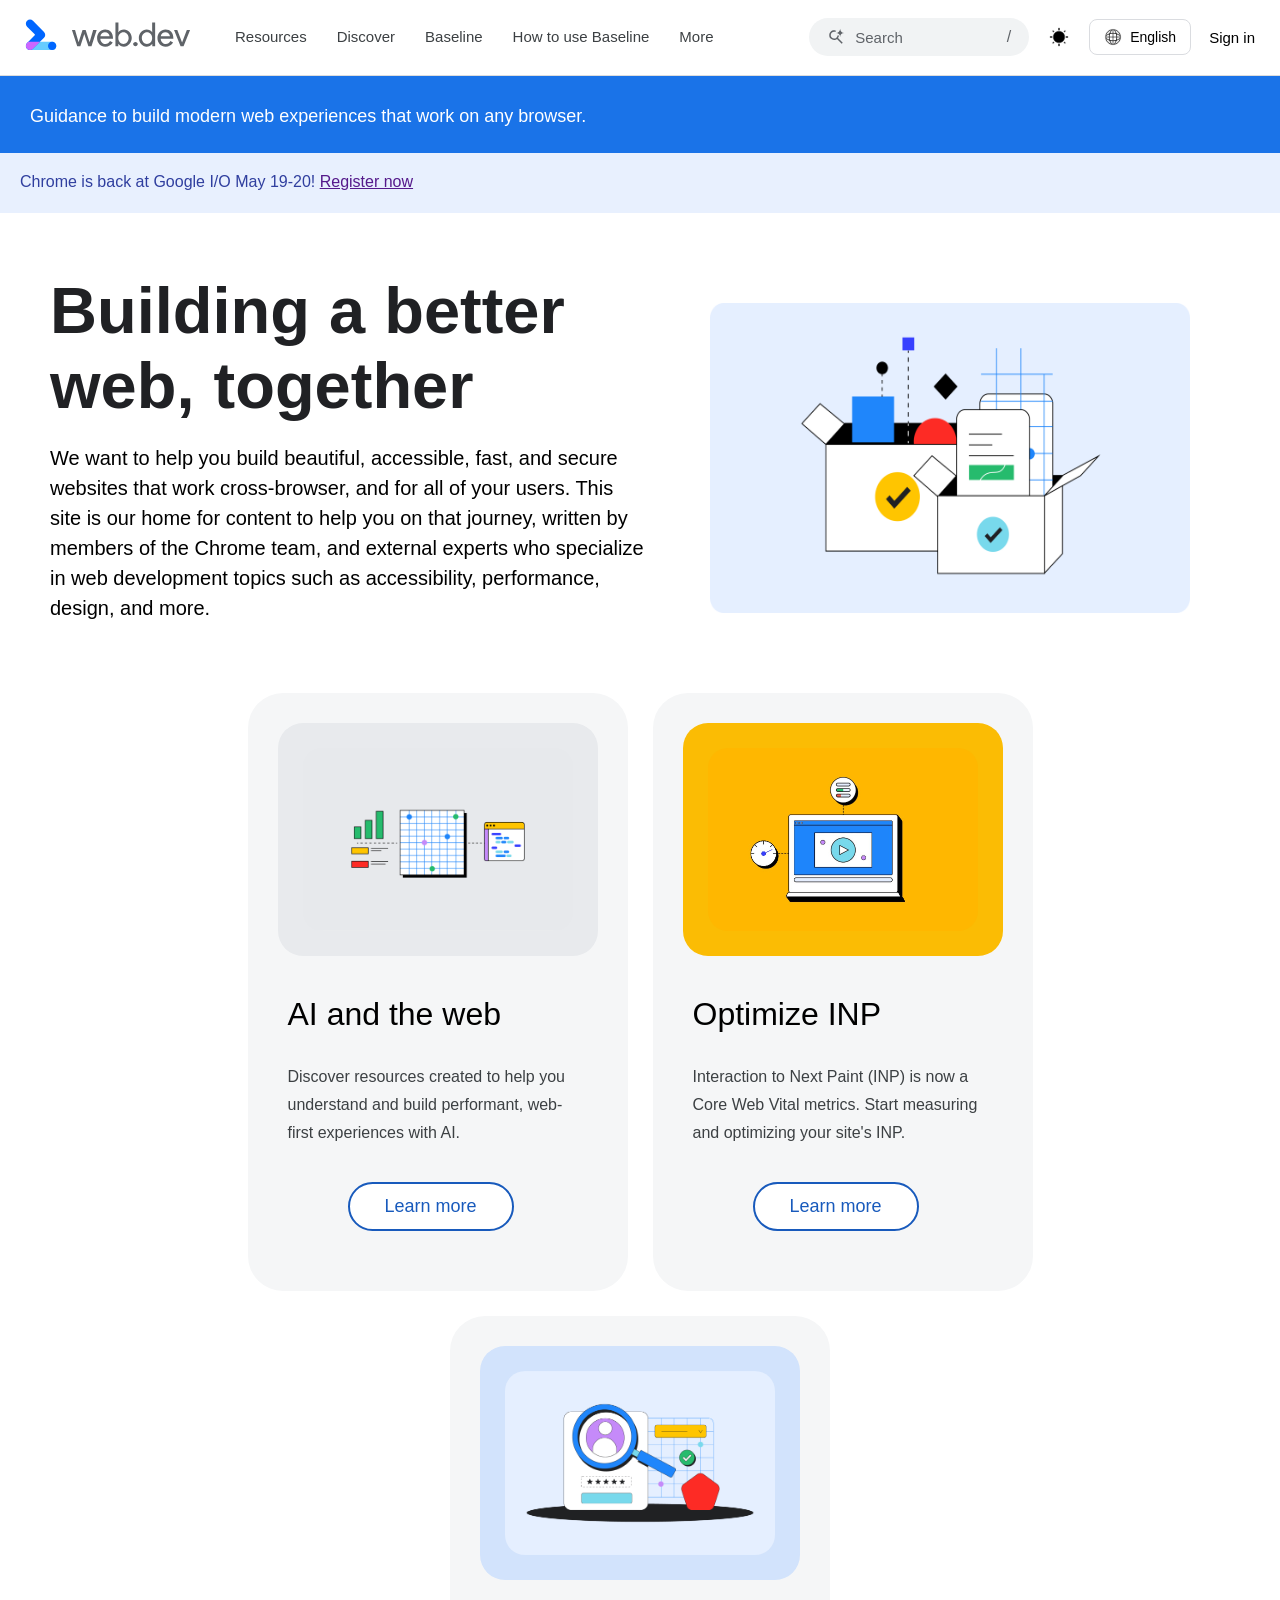
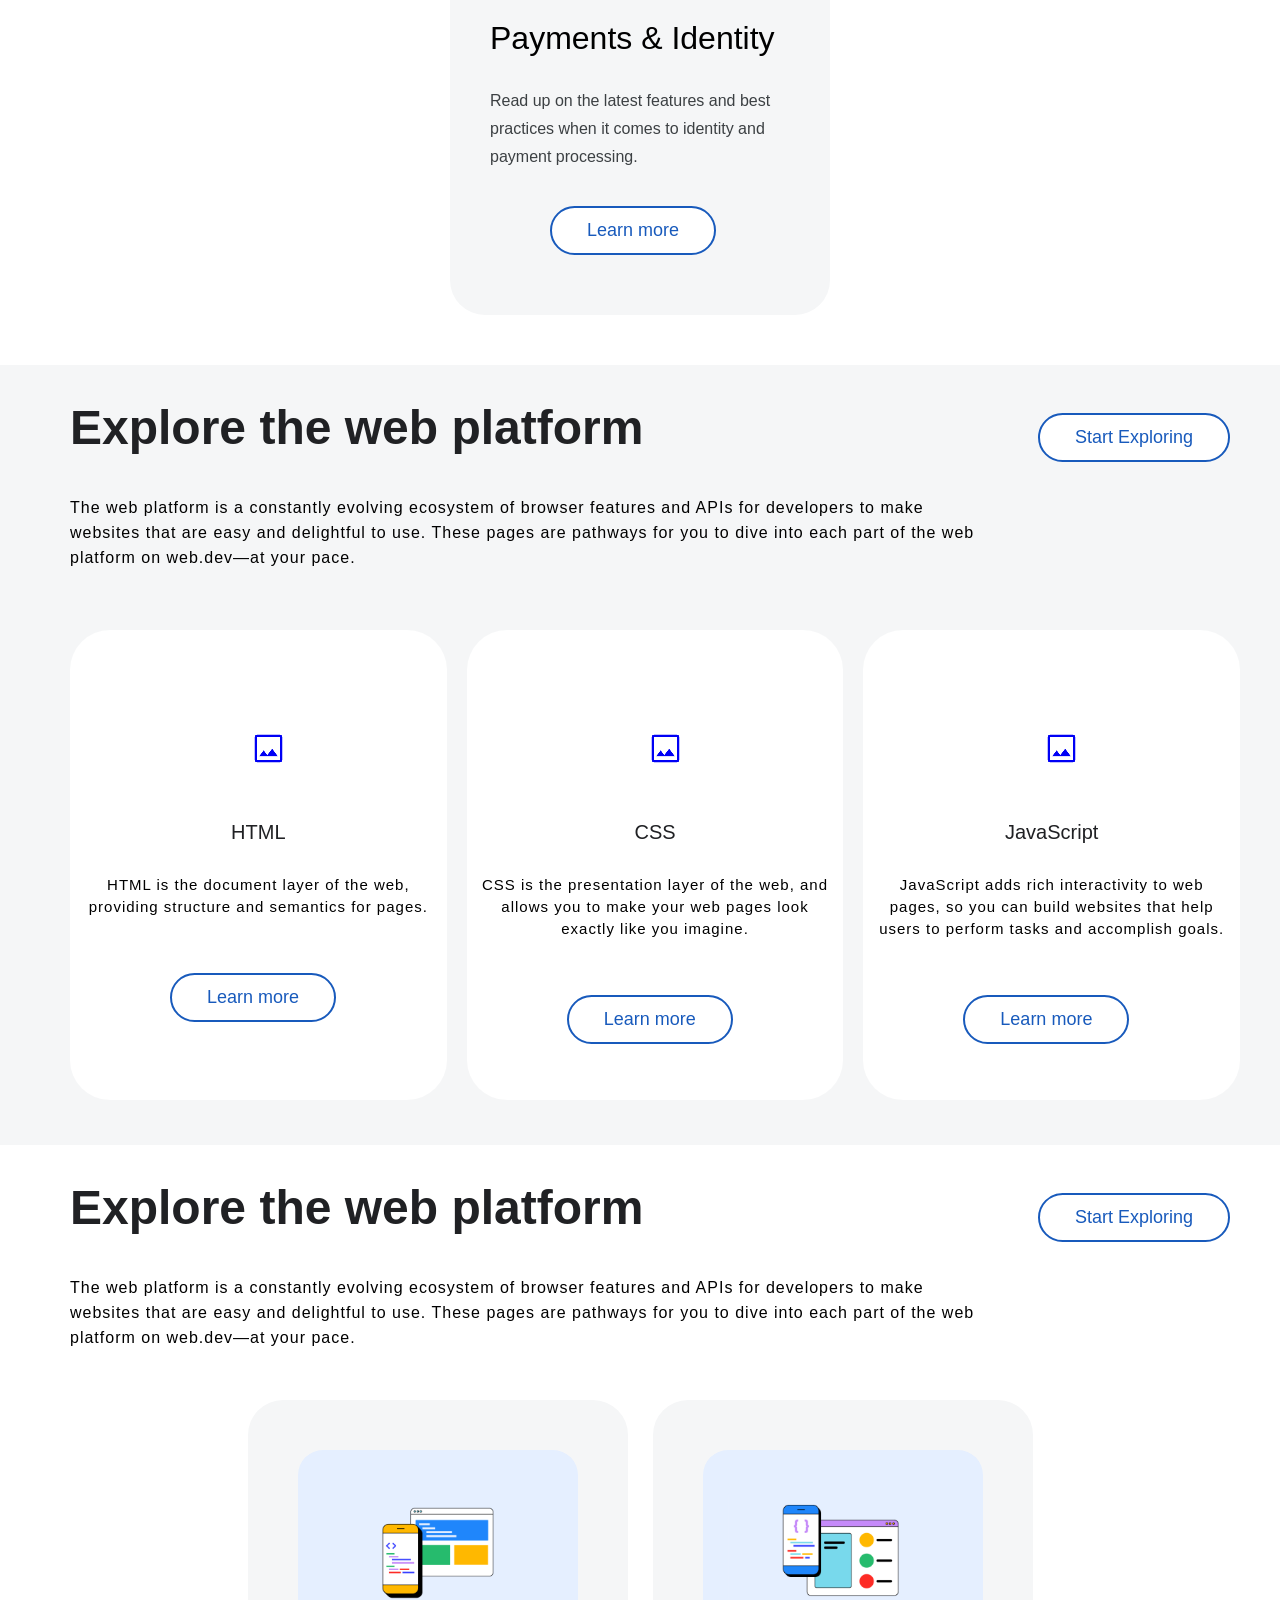
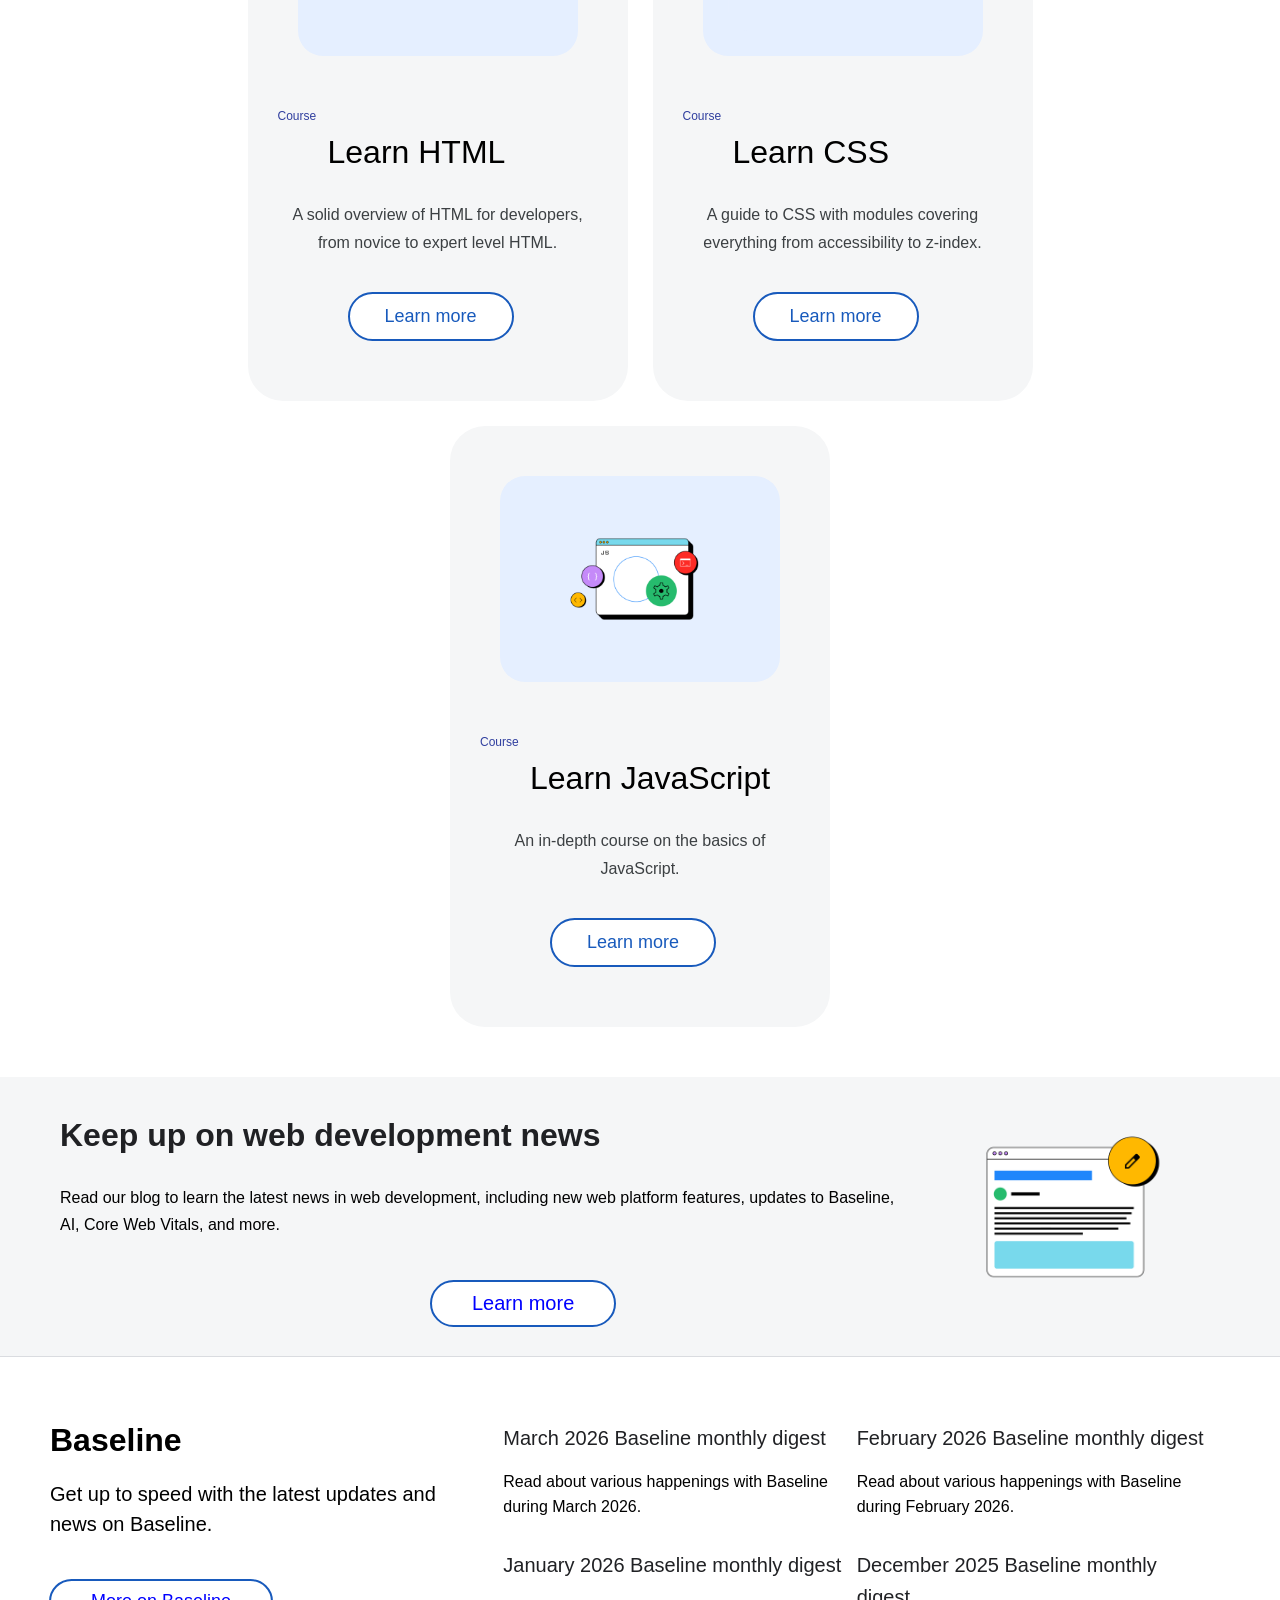
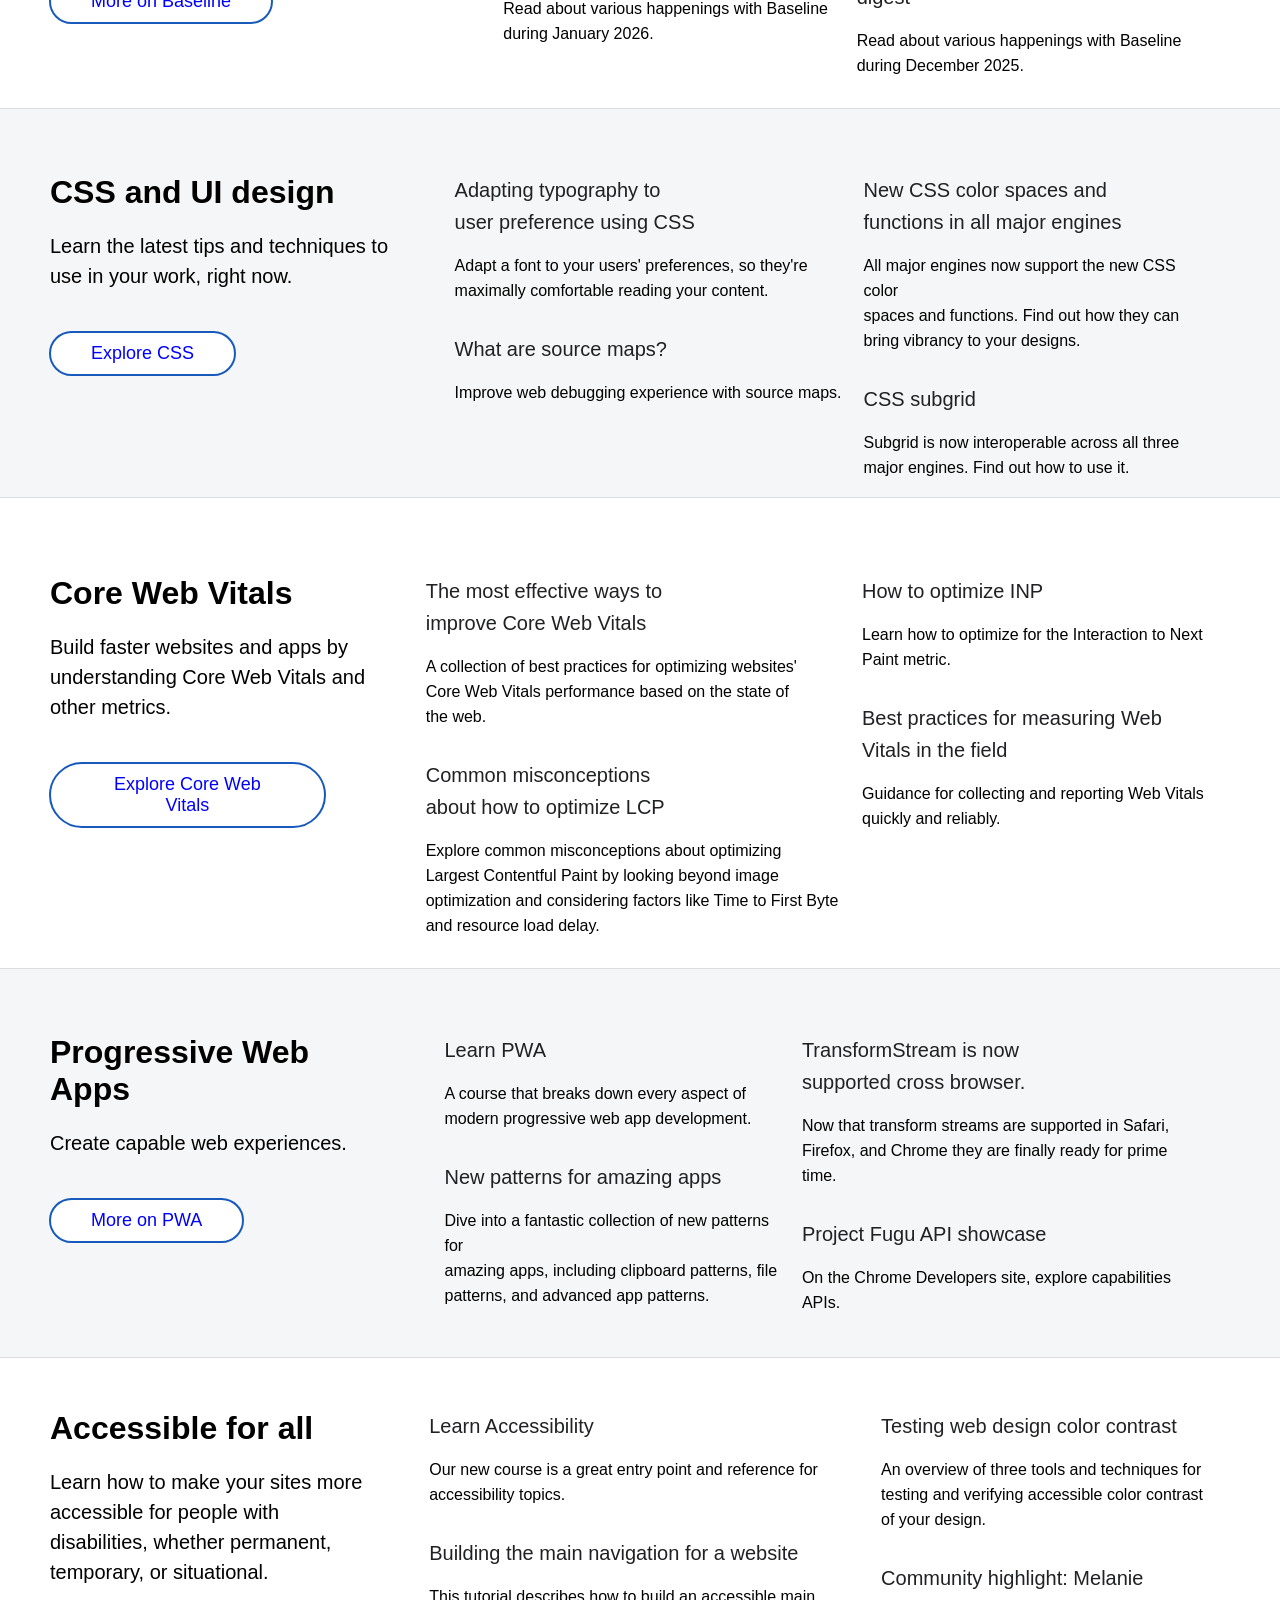
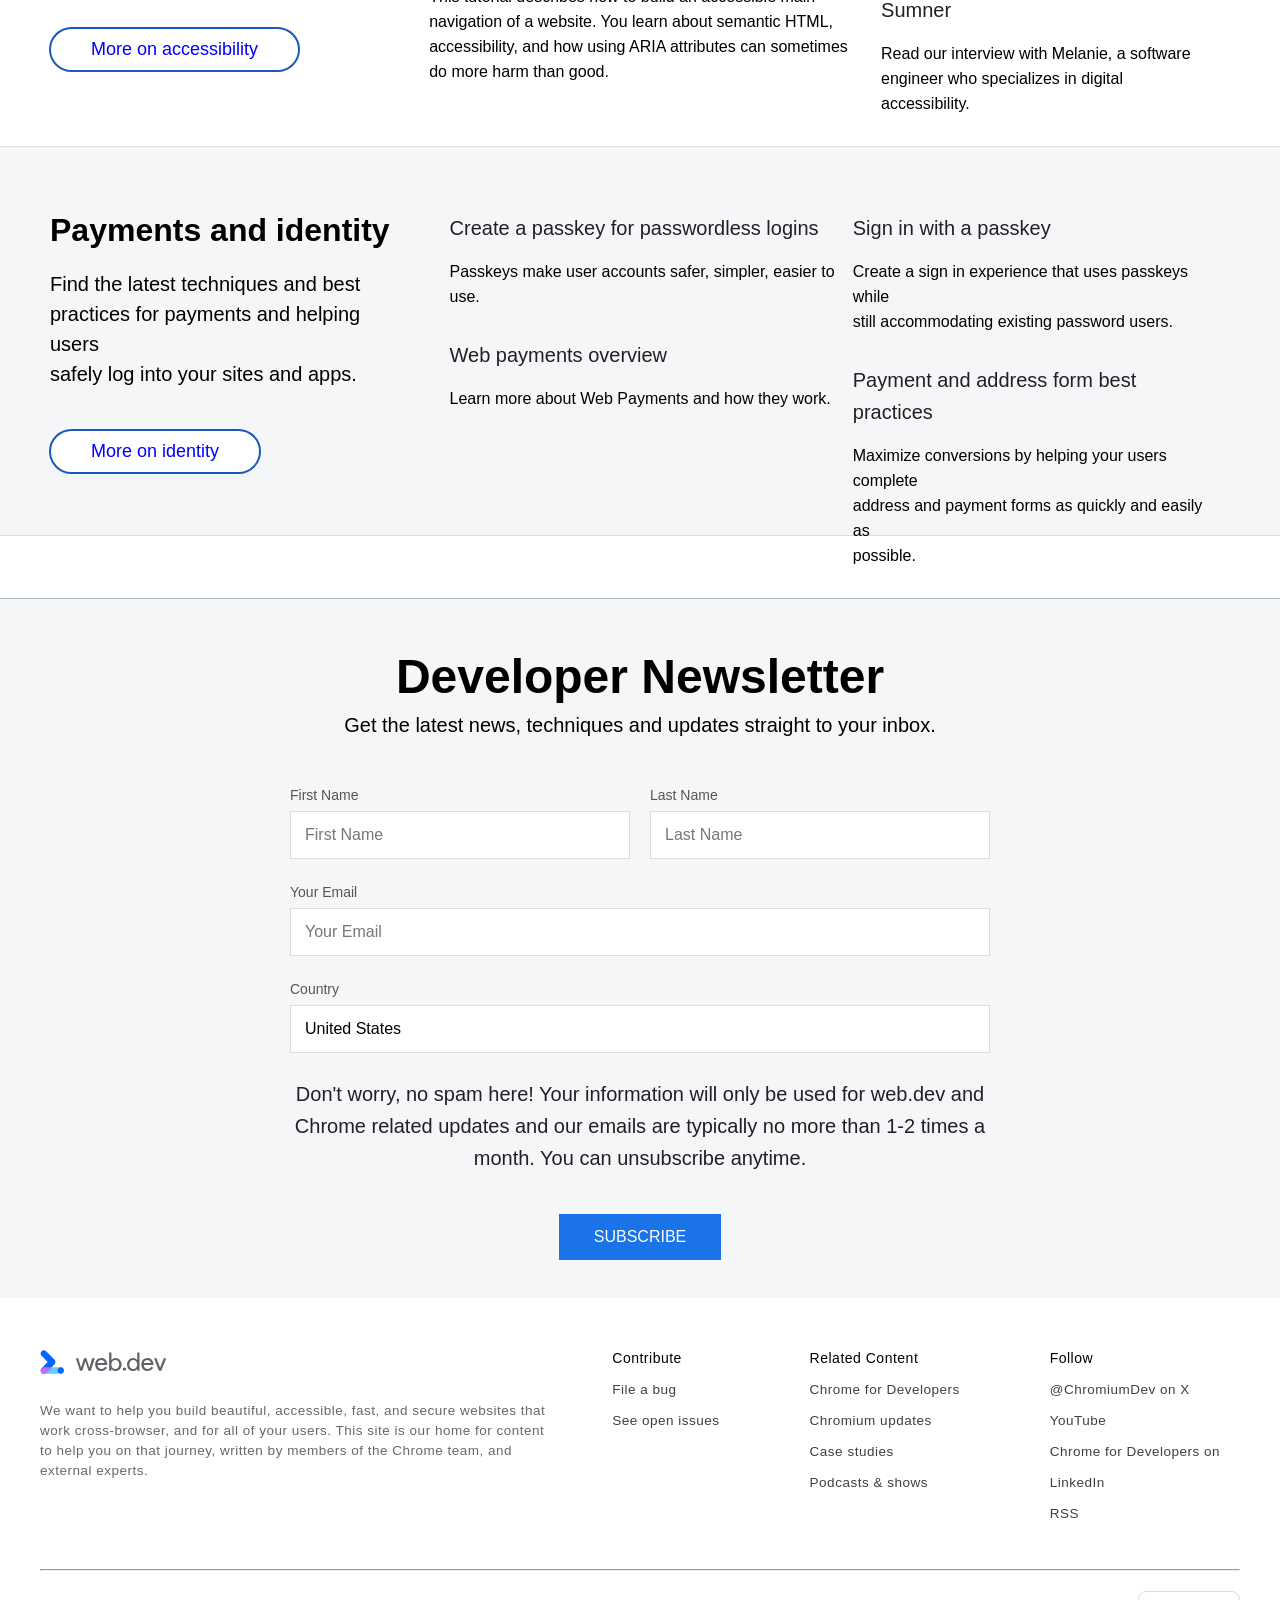
<file: index.html>
<!DOCTYPE html>
<html lang="en">

<head>
    <meta charset="UTF-8">
    <meta name="viewport" content="width=device-width, initial-scale=1.0">
    <title>web.dev</title>
    <link rel="stylesheet" href="style.css">
    <link rel="shortcut icon" href="Image/favicon.png" type="image/x-icon">
    <link rel="preconnect" href="https://fonts.googleapis.com">
    <link rel="preconnect" href="https://fonts.gstatic.com" crossorigin>
    <link
        href="https://fonts.googleapis.com/css2?family=ABeeZee:ital@0;1&family=Fira+Sans:ital,wght@0,100;0,200;0,300;0,400;0,500;0,600;0,700;0,800;0,900;1,100;1,200;1,300;1,400;1,500;1,600;1,700;1,800;1,900&family=Google+Sans:ital,opsz,wght@0,17..18,400..700;1,17..18,400..700&family=Matemasie&family=Roboto:ital,wght@0,100;0,300;0,400;0,500;0,700;0,900;1,100;1,300;1,400;1,500;1,700;1,900&display=swap"
        rel="stylesheet">
</head>

<body>
    <nav class="nav-bar">

        <div class="logo">
            <img src="Image/web.dev.svg" alt="">
        </div>

        <ul class="nav-link">
            <li><a href="">Resources</a></li>
            <li><a href="">Discover</a></li>
            <li><a href="">Baseline</a></li>
            <li><a href="">How to use Baseline</a></li>
            <li><a href="">More</a></li>
        </ul>

        <div class="right-nav">

            <div class="nav-search">
                <img src="Image/svgexport-1.svg" alt="">
                <p>Search</p>
                <span>/</span>
            </div>

            <img src="Image/OIP.webp" alt="" class="weather">

            <button class="nav-button">
                <img src="Image/download.webp" alt="">
                <p>English</p>
            </button>

            <p class="sign-up">Sign in</p>

        </div>

    </nav>

    <div class="section1-a">
        <p>Guidance to build modern web experiences that work on any browser.</p>
    </div>
    <div class="section1-b">
        <p>Chrome is back at Google I/O May 19-20! <a href="">Register now</a></p>
    </div>

    <div class="container">
        <div class="study">
            <h1>Building a better <br> web, together</h1>
            <p>We want to help you build beautiful, accessible, fast, and secure <br>websites that work cross-browser,
                and for all of your users. This <br>site is our home for content to help you on that journey, written by
                <br>members of the Chrome team, and external experts who specialize <br>in web development topics such
                as accessibility, performance, <br> design, and more.
            </p>
        </div>

        <img src="Image/home-blue_2880.png" alt="">
    </div>

    <div class="Section1-card">

        <div class="card">

            <div class="img-box">
                <img src="Image/ai-feature_1440.png" alt="">
            </div>

            <h3>
                <a href="">AI and the web</a>
            </h3>

            <p>
                Discover resources created to help you understand and build performant,
                web-first experiences with AI.
            </p>

            <button class="btn">
                <a href="">Learn more</a>
            </button>
        </div>


        <div class="card">

            <div class="img-box yellow">
                <img src="Image/inp-icon-only_1920.jpg" alt="">
            </div>

            <h3>
                <a href="">Optimize INP</a>
            </h3>

            <p>
                Interaction to Next Paint (INP) is now a Core Web Vital metrics.
                Start measuring and optimizing your site's INP.
            </p>

            <button class="btn">
                <a href="">Learn more</a>
            </button>

        </div>


        <div class="card">

            <div class="img-box blue">
                <img src="Image/hero-identity_1920.png" alt="">
            </div>

            <h3>
                <a href="">Payments & Identity</a>
            </h3>

            <p>
                Read up on the latest features and best practices when it comes
                to identity and payment processing.
            </p>

            <button class="btn">
                <a href="">Learn more</a>
            </button>

        </div>

    </div>

    <div class="Section2-bg">
        <div class="Section2-first">
            <div class="first-content">
                <h2>Explore the web platform</h2>
            </div>
            <div><button class="btn"><a href="">Start Exploring</a></button></div>
        </div>
        <p>The web platform is a constantly evolving ecosystem of browser features and APIs for developers to make <br>
            websites that are easy and delightful to use. These pages are pathways for you to dive into each part of the
            web <br> platform on web.dev—at your pace.</p>

        <div class="Section2-second">
            <div class="sec2-Card"><img src="Image/image_37dp_0000F5_FILL0_wght400_GRAD0_opsz40.png" alt="">
                <h3 class="h3">HTML</h3>
                <div class="paragraph">
                    HTML is the document layer of the web,<br> providing structure and semantics for pages.
                </div>
                <button class="btn"><a href="">Learn more</a></button>
            </div>
            <div class="sec2-Card"><img src="Image/image_37dp_0000F5_FILL0_wght400_GRAD0_opsz40.png" alt="">
                <h3>CSS</h3>
                <div class="paragraph">
                    CSS is the presentation layer of the web, and <br>allows you to make your web pages look <br>exactly
                    like you imagine.

                </div>

                <button class="btn"><a href="">Learn more</a></button>
            </div>
            <div class="sec2-Card"><img src="Image/image_37dp_0000F5_FILL0_wght400_GRAD0_opsz40.png" alt="">
                <h3>
                    JavaScript
                </h3>
                <div class="paragraph"> JavaScript adds rich interactivity to web <br>pages, so you can build websites
                    that help <br>users to perform tasks and accomplish goals.</div>
                <button class="btn"><a href="">Learn more</a></button>
            </div>
        </div>
    </div>

    <div class="Section3">
        <div class="Section3-first">
            <div class="second-content">
                <h2>Explore the web platform</h2>
            </div>
            <div><button class="btn"><a href="">Start Exploring</a></button></div>
        </div>
        <p>The web platform is a constantly evolving ecosystem of browser features and APIs for developers to make <br>
            websites that are easy and delightful to use. These pages are pathways for you to dive into each part of the
            web <br> platform on web.dev—at your pace.</p>
    </div>

    <div class="Section3-card">

        <div class="card1">

            <div class="img-box1">
                <img src="Image/card_1920 (2).png" alt="">
            </div>
            <a class="course">Course</a>

            <h3>
                <a href="">Learn HTML</a>
            </h3>

            <p>
                A solid overview of HTML for developers, from novice to expert level HTML.
            </p>

            <button class="btn">
                <a href="">Learn more</a>
            </button>

        </div>


        <div class="card1">

            <div class="img-box1 yellow">
                <img src="Image/card_1920.png" alt="">
            </div>
            <a class="course">Course</a>

            <h3>
                <a href="">Learn CSS</a>
            </h3>

            <p>
                A guide to CSS with modules covering everything from accessibility to z-index.
            </p>

            <button class="btn">
                <a href="">Learn more</a>
            </button>

        </div>


        <div class="card1">


            <div class="img-box1 blue">
                <img src="Image/card_1920 (1).png" alt="">
            </div>
            <a class="course">Course</a>
            <h3>
                <a href="">Learn JavaScript</a>
            </h3>

            <p>
                An in-depth course on the basics of JavaScript.
            </p>

            <button class="btn">
                <a href="">Learn more</a>
            </button>

        </div>

    </div>

    <div class="section4-bg">
        <div>
            <h3>Keep up on web development news</h3>
        </div>

        <div class="section4">
            <p>Read our blog to learn the latest news in web development, including new web platform features, updates
                to Baseline, AI, Core Web Vitals, and more.

            </p>
            <img src="Image/blog-header_1920.png" alt="">

        </div>

        <button class="button"><a href="">Learn more</a></button>

    </div>

    <div class="section5">
        <div class="sub-sec5">
            <h2>Baseline</h2>
            <p>Get up to speed with the latest updates and news on Baseline.</p>
            <button class="sec5-btn"><a href="">More on Baseline</a></button>
        </div>

        <div class="side-section5">
            <div>
                <span class="side-content">
                    <h3>
                        <a>March 2026 Baseline monthly digest</a>
                    </h3>
                    <p>
                        Read about various happenings with Baseline during March 2026.
                    </p>
                </span>
                <span class="side-content">
                    <h3><a>January 2026 Baseline monthly digest</a></h3>
                    <p>Read about various happenings with Baseline during January 2026.</p>
                </span>
            </div>
            <div>
                <span class="side-content">
                    <h3>
                        <a>February 2026 Baseline monthly digest</a>
                    </h3>
                    <p>
                        Read about various happenings with Baseline during February 2026.
                    </p>
                </span>

                <span class="side-content">
                    <h3>
                        <a>December 2025 Baseline monthly digest</a>
                    </h3>
                    <p>Read about various happenings with Baseline during December 2025.</p>
                </span>
            </div>
        </div>
    </div>

    <div class="section5-bg">
        <div class="section5">
            <div class="sub-sec5">
                <h2>CSS and UI design</h2>
                <p>Learn the latest tips and techniques to use in your work, right now.</p>
                <button class="sec5-btn"><a href="">Explore CSS</a></button>
            </div>

            <div class="side-section5">
                <div>
                    <span class="side-content">
                        <h3>
                            <a>Adapting typography to <br>user preference using CSS</a>
                        </h3>
                        <p>
                            Adapt a font to your users' preferences, so they're maximally comfortable reading your
                            content.
                        </p>
                    </span>
                    <span class="side-content">
                        <h3><a>What are source maps?</a></h3>
                        <p>Improve web debugging experience with source maps.</p>
                    </span>
                </div>
                <div>
                    <span class="side-content">
                        <h3>
                            <a>New CSS color spaces and <br>functions in all major engines</a>
                        </h3>
                        <p>
                            All major engines now support the new CSS color <br> spaces and functions. Find out how they
                            can bring vibrancy to your designs.
                        </p>
                    </span>

                    <span class="side-content">
                        <h3>
                            <a>CSS subgrid</a>
                        </h3>
                        <p>Subgrid is now interoperable across all three major engines. Find out how to use it.</p>
                    </span>
                </div>
            </div>
        </div>

        <div class="section5">
            <div class="sub-sec5">
                <h2>Core Web Vitals</h2>
                <p>Build faster websites and apps by <br>understanding Core Web Vitals and other metrics.</p>
                <button class="sec5-btn"><a href="">Explore Core Web Vitals</a></button>
            </div>

            <div class="side-section5">
                <div>
                    <span class="side-content">
                        <h3>
                            <a>The most effective ways to <br> improve Core Web Vitals</a>
                        </h3>
                        <p>
                            A collection of best practices for optimizing websites' <br> Core Web Vitals performance
                            based on
                            the state of <br>the web.
                        </p>
                    </span>
                    <span class="side-content">
                        <h3><a>Common misconceptions <br> about how to optimize LCP</a></h3>
                        <p>Explore common misconceptions about optimizing <br> Largest Contentful Paint by looking
                            beyond
                            image <br> optimization and considering factors like Time to First Byte and resource load
                            delay.
                        </p>
                    </span>
                </div>
                <div>
                    <span class="side-content">
                        <h3>
                            <a>How to optimize INP</a>
                        </h3>
                        <p>
                            Learn how to optimize for the Interaction to Next Paint metric.
                        </p>
                    </span>

                    <span class="side-content">
                        <h3>
                            <a>Best practices for measuring Web Vitals in the field</a>
                        </h3>
                        <p>Guidance for collecting and reporting Web Vitals quickly and reliably.</p>
                    </span>
                </div>
            </div>
        </div>


        <div class="section5-bg">
            <div class="section5">
                <div class="sub-sec5">
                    <h2>Progressive Web Apps</h2>
                    <p>Create capable web experiences.</p>
                    <button class="sec5-btn"><a href="">More on PWA</a></button>
                </div>

                <div class="side-section5">
                    <div>
                        <span class="side-content">
                            <h3>
                                <a>Learn PWA</a>
                            </h3>
                            <p>
                                A course that breaks down every aspect of <br>modern progressive web app development.
                            </p>
                        </span>
                        <span class="side-content">
                            <h3><a>New patterns for amazing apps</a></h3>
                            <p>Dive into a fantastic collection of new patterns for <br>amazing apps, including
                                clipboard patterns, file <br>patterns, and advanced app patterns.</p>
                        </span>
                    </div>
                    <div>
                        <span class="side-content">
                            <h3>
                                <a>TransformStream is now <br>supported cross browser.</a>
                            </h3>
                            <p>
                                Now that transform streams are supported in Safari, <br>Firefox, and Chrome they are
                                finally ready for prime <br>time.
                            </p>
                        </span>

                        <span class="side-content">
                            <h3>
                                <a>Project Fugu API showcase</a>
                            </h3>
                            <p>On the Chrome Developers site, explore capabilities APIs.</p>
                        </span>
                    </div>
                </div>
            </div>



            <div class="section5">
                <div class="sub-sec5">
                    <h2>Accessible for all</h2>
                    <p>Learn how to make your sites more <br>accessible for people with disabilities, whether permanent,
                        temporary, or situational.</p>
                    <button class="sec5-btn"><a href="">More on accessibility</a></button>
                </div>

                <div class="side-section5">
                    <div>
                        <span class="side-content">
                            <h3>
                                <a>Learn Accessibility</a>
                            </h3>
                            <p>
                                Our new course is a great entry point and reference for <br> accessibility topics.
                            </p>
                        </span>
                        <span class="side-content">
                            <h3>
                                <a>Building the main navigation for a website</a>
                            </h3>
                            <p>This tutorial describes how to build an accessible main <br>navigation of a website. You
                                learn about semantic HTML, accessibility, and how using ARIA attributes can sometimes do
                                more harm than good.
                            </p>
                        </span>
                    </div>
                    <div>
                        <span class="side-content">
                            <h3>
                                <a>Testing web design color contrast</a>
                            </h3>
                            <p>
                                An overview of three tools and techniques for testing and verifying accessible color
                                contrast of your design.
                            </p>
                        </span>

                        <span class="side-content">
                            <h3>
                                <a>Community highlight: Melanie Sumner</a>
                            </h3>
                            <p>Read our interview with Melanie, a software engineer who specializes in digital
                                accessibility.</p>
                        </span>
                    </div>
                </div>
            </div>




            <div class="section5-bg">
                <div class="section5">
                    <div class="sub-sec5">
                        <h2>Payments and identity</h2>
                        <p>Find the latest techniques and best <br>practices for payments and helping users <br>safely
                            log into your sites and apps.</p>
                        <button class="sec5-btn"><a href="">More on identity</a></button>
                    </div>

                    <div class="side-section5">
                        <div>
                            <span class="side-content">
                                <h3>
                                    <a>Create a passkey for passwordless logins</a>
                                </h3>
                                <p>
                                    Passkeys make user accounts safer, simpler, easier to use.
                                </p>
                            </span>
                            <span class="side-content">
                                <h3><a>Web payments overview</a></h3>
                                <p>Learn more about Web Payments and how they work.</p>
                            </span>
                        </div>
                        <div>
                            <span class="side-content">
                                <h3>
                                    <a>Sign in with a passkey</a>
                                </h3>
                                <p>
                                    Create a sign in experience that uses passkeys while <br>still accommodating
                                    existing password users.
                                </p>
                            </span>

                            <span class="side-content">
                                <h3>
                                    <a>Payment and address form best practices</a>
                                </h3>
                                <p>Maximize conversions by helping your users complete <br>address and payment forms as
                                    quickly and easily as <br>possible.</p>
                            </span>
                        </div>
                    </div>
                </div>

                <header class="form-page">
                    <h2>
                        Developer Newsletter
                    </h2>
                    <p>
                        Get the latest news, techniques and updates straight to your inbox.
                    </p>

                    <div class="form-container">

                        <div class="name-section">

                            <div class="input-group">
                                <label>First Name</label>
                                <div class="fake-input">First Name</div>
                            </div>

                            <div class="input-group">
                                <label>Last Name</label>
                                <div class="fake-input">Last Name</div>
                            </div>

                        </div>

                        <div class="input-group">
                            <label>Your Email</label>
                            <div class="fake-input">Your Email</div>
                        </div>

                        <div class="input-group">
                            <label>Country</label>

                            <div class="fake-select">
                                <span>United States</span>
                            </div>
                        </div>

                        <p class="info-text">
                            Don't worry, no spam here! Your information will only be used for
                            web.dev and Chrome related updates and our emails are typically
                            no more than 1-2 times a month. You can unsubscribe anytime.
                        </p>
                            

                    

                        <button class="submit-btn">
                            SUBSCRIBE
                        </button>

                    </div>
                </header>


                <footer class="footer">
                    <div class="left">
                        <img src="Image/web.dev.svg" alt="" width="130px">
                        <p>We want to help you build beautiful, accessible, fast, and secure websites that <br> work
                            cross-browser, and for all of your users. This site is our home for content <br> to help you
                            on that journey, written by members of the Chrome team, and <br> external experts.</p>
                    </div>
                    <div class="right">
                        <div>
                            <h3>Contribute</h3>
                            <li><a href="">File a bug</a></li>
                            <li><a href="">See open issues</a></li>
                        </div>
                        <div>
                            <h3>
                                Related Content
                            </h3>
                            <li><a href="">Chrome for Developers</a></li>
                            <li><a href="">Chromium updates</a></li>
                            <li><a href="">Case studies</a></li>
                            <li><a href="">Podcasts & shows</a></li>
                        </div>
                        <div>
                            <h3>
                                Follow
                            </h3>
                            <li><a href="">@ChromiumDev on X</a></li>
                            <li><a href="">YouTube</a></li>
                            <li><a href="">Chrome for Developers on <br>LinkedIn</a></li>
                            <li><a href="">RSS</a></li>
                        </div>
                    </div>
                </footer>
                <div class="line">
                    <hr>
                </div>


                <footer class="sub-foot">
                    <div class="sub-left">
                        <p>
                            <a href="">Terms</a> | <a href="">Privacy</a>
                        </p>
                    </div>
                    <div>
                        <div class="main-button">
                            <button class="nav-button">
                                <img src="Image/download.webp" alt="" width="30px" height="30px">
                                <p>English</p>
                            </button>
                        </div>
                </footer>
</body>

</html>
</file>
<file: style.css>
*{
    margin: 0;
    padding: 0;
    box-sizing: border-box;
    /* font-family: Google Sans, sans-serif; */
}
body{
    width: 100%;
    overflow-x: hidden;
    font-family: Arial, Helvetica, sans-serif;
}



.nav-bar{
    display: flex;
    align-items: center;
    justify-content: space-between;
    padding: 10px 25px;
    background-color: white;
    border-bottom: 1px solid #ddd;
}

.logo img{
    width: 170px;
}

.nav-link{
    display: flex;
    list-style: none;
    gap: 30px;
    margin-left: 40px;
}

.nav-link li a{
    text-decoration: none;
    color: #3c4043;
    font-size: 15px;
}

.nav-link li a:hover{
    color: black;
}

.right-nav{
    display: flex;
    align-items: center;
    gap: 18px;
    margin-left: auto;
}

.nav-search{
    display: flex;
    align-items: center;
    gap: 10px;
    background-color: #f1f3f4;
    padding: 10px 18px;
    border-radius: 40px;
    width: 220px;
}

.nav-search img{
    width: 18px;
}

.nav-search p{
    color: #5f6368;
    font-size: 15px;
}

.nav-search span{
    margin-left: auto;
    color: #5f6368;
}

.weather{
    width: 24px;
    height: 24px;
    cursor: pointer;
}

.nav-button{
    display: flex;
    align-items: center;
    gap: 8px;
    border: 1px solid #dadce0;
    background-color: white;
    padding: 8px 14px;
    border-radius: 8px;
    cursor: pointer;
}

.nav-button img{
    width: 18px;
    height: 18px;
}

.nav-button p{
    font-size: 14px;
}

.sign-up{
    font-size: 15px;
    text-align: center;
    cursor: pointer;
}

.section1-a{
    width: 100%;
    height: 77px;
    background-color: #1a73e8;
    font-size: 18px;
    padding: 30px;
    color: white;
}
.section1-b{
     width: 100%;
    height: 60px;
    background-color: #e8f0fe;
    padding: 20px;
    color: #303f9f;
}

.container{
    display: flex;
    justify-content: space-between;
    padding: 20px 50px;
    margin-top: 40px;
}

.study h1{
    font-size: 65px;
    padding-bottom: 20px;
    color: #202124;
    word-spacing: 1px ;
}
.study p{
    font-size: 20px;
    line-height: 1.5;
}
.container img{
    width: 530px;
    height:310px ;
    padding-left: 10px;
    padding-right: 40px;
    margin-top: 30px;
}
.Section1-card{
    display: flex;
    justify-content: center;
    gap: 25px;
    padding: 50px;
    flex-wrap: wrap;
}

.card{
    background-color: #f5f6f7;
    width: 380px;
    border-radius: 35px;
    padding-bottom: 40px;
}

.img-box{
    background-color: #e8eaed;
    margin: 30px;
    border-radius: 25px;
    overflow: hidden;
    padding: 25px;
}

.yellow{
    background-color: #fbbc04;
}

.blue{
    background-color: #d2e3fc;
}

.img-box img{
    width: 100%;
    display: block;
    border-radius: 20px;
}

.card h3{
    font-size: 32px;
    font-weight: 500;
    padding-left: 40px;
    padding-top: 10px;
}

.card h3 a{
    text-decoration: none;
    color: black;
}

.card h3 a:hover{
    border-bottom: 4px solid black;
}

.card p{
    font-size: 16px;
    padding-left: 40px;
    padding-right: 40px;
    padding-top: 30px;
    line-height: 28px;
    color: #3c4043;
}

.btn{
background-color: white;
 font-size: 20px; 
 padding: 10px 40px; 
 margin: 20px 50px; 
 border: 2px solid #185abc; 
 border-radius: 60px; 
  margin-left: 100px; 
 cursor: pointer;
}

.btn a{
    color: #185abc;
    text-decoration: none;
}

.btn:hover{
    background-color: #f1f3f4;
    border: none;
}

.Section2-bg{
    background-color: #f5f6f7;
    width: 100%;
    height: 780px;
    padding-left: 70px;
}
.Section2-first{
    display: flex;
    justify-content: space-between;
    align-items: center;
    
}
.first-content h2{
    font-size: 48px;
    font-weight: 700;
    color: #202124;
    margin-bottom: 40px;
    margin-top: 35px;
}
.Section2-bg p{
    font-size: 16px;
    line-height: 25px;
    letter-spacing: 1px;
}
.Section2-second{
    display: flex;
    padding-right: 40px;
    gap: 20px;
}
.sec2-Card{
    background-color: white;
    width: 500px ;
    height: 470px;
    margin-top: 60px;
    border-radius: 40px;
    
}
.sec2-Card img{
    padding: 100px 50px 50px 180px;
  
}
.sec2-Card h3{
    font-size: 20px;
    font-weight: 400;
    color:#202124;
    text-align: center;
}

.paragraph{
    font-size: 15px;
    font-weight: 400;
    text-align: center;
    margin-top: 30px;
    letter-spacing: 1px;
    line-height: 22px;
    margin-bottom: 20px;
}
.Section3-first{
    display: flex;
    justify-content: space-between;
    align-items: center;
}
.Section3{

 padding-left: 70px;
}

.second-content h2{
    font-size: 48px;
    font-weight: 700;
    color: #202124;
    margin-bottom: 40px;
    margin-top: 35px; 
}
.Section3 p{
    font-size: 16px;
    line-height: 25px;
    letter-spacing: 1px;
}
.Card-Section{
  display: flex;
  justify-content: space-between;
  gap: 40px;
   padding: 50px;
}
.Card-Sec{
    background-color: #202124;
    width:600px ;
    height: 400px;
    border-radius: 50px;
}
.Card-Sec img{
    border-radius: 70px;
    width: 530px ;
    height:280 ;
    padding: 70px 40px 20px 170px;
}
.img{
    border-radius: 150px;
}

.section4{
    display: flex;
    justify-content: space-between;
    align-items: center;
    gap: 20px;
    margin-top: -28px;
}
.section4-bg{
    width: 100%;
    height: 280px;
    background-color: #f5f6f7;
    border-bottom: 1px solid #dadce0;
    padding-left: 60px;
    padding-right: 70px;
}
.section4 img{
    width: 310px;
    height: 170px;
}

.section4 p{
   font-size: 16px;
   line-height: 27px;
}

.section4-bg h3{
    font-size: 32px;
    font-weight: 400px;
    text-align: start;
    color: #202124;
    padding-top: 40px;

}
.button{
     background-color: white;
    font-size: 20px;
    padding: 10px 40px;
    margin: -26px 50px;
    border: 2px solid #185abc;
    border-radius: 60px;
    margin-left: 370px;
}
.button a{
    color: #0000ff;
    text-decoration: none;
}

.button:hover{
    border: none;
    background-color: whitesmoke;
}
.section5{
    display: flex;
    justify-content: space-between;
    margin-top: 65px ;
    padding-right: 70px;
    padding-left: 50px;
    justify-content: center;
    padding-bottom: -20px;
    
}
.side-section5{
    display: flex;
    gap: 12px;
    padding-left: 50px;
}
.sub-sec5 h2{
    font-size: 32px;
    padding-bottom: 20px;
}

.sub-sec5 p{
    font-size: 20px;
    line-height: 30px;
    font-weight: 400px ;
    margin-right: 10px;
}

.side-content h3{
    font-size: 20px;
    font-weight: 400;
    color:#202124;
    text-decoration: none;
    padding-bottom: 15px;
    line-height:32px;
    
}

.side-content h3:hover{
    text-decoration: underline;
}
.side-content p{
    font-size: 16px;
    font-weight: 400;
    padding-bottom: 30px;
    line-height: 25px;
    align-items: center;
}
.sec5-btn{
    background-color: white;
    font-size: 18px;
    padding: 10px 40px;
    margin: 40px 50px;
    border: 2px solid #185abc;
    border-radius: 60px;
    margin-left: -1px;
  
}
.sec5-btn a{
    color: #0000ff;
    text-decoration: none;
}
.sec5-btn:hover{
    border: none;
    background-color: whitesmoke;
}
.section5-bg{
    background-color: #f5f6f7;
    width: 100%;
    height: 390px;
    align-content: center;
    border-top: 1px solid #dadce0;
    border-bottom: 1px solid #dadce0;
}

.Section3-card{
    display: flex;
    justify-content: center;
    gap: 25px;
    padding: 50px;
    flex-wrap: wrap;
}

.course{
    text-decoration: none;
    font-size: 12px;
    margin-top: -60px;
    color: #303f9f;
    padding-left: 30px;
    
}

.card1{
    background-color: #f5f6f7;
    width: 380px;
    border-radius: 35px;
    padding-bottom: 40px;
}

.img-box1{
    background-color: #e5efff;
    margin: 50px;
    border-radius: 25px;
    overflow: hidden;
    padding: 25px;
}

.yellow1{
    background-color: #e5efff;
}

.blue1{
    background-color: #e5efff;
}

.img-box1 img{
    width: 100%;
    display: block;
    border-radius: 20px;
}

.card1 h3{
    font-size: 32px;
    font-weight: 500;
    padding-left: 80px;
    padding-top: 10px;
}

.card1 h3 a{
    text-decoration: none;
    color: black;
}

.card1 h3 a:hover{
    border-bottom: 2px solid black;
}

.card1 p{
    font-size: 16px;
    padding-left: 40px;
    padding-right: 40px;
    padding-top: 30px;
    line-height: 28px;
    color: #3c4043;
    text-align: center;
}

.btn{
    background-color: white;
    font-size: 18px;
    padding: 12px 35px;
    margin-left: 100px;
    margin-top: 35px;
    border: 2px solid #185abc;
    border-radius: 50px;
    cursor: pointer;
}

.btn a{
    color: #185abc;
    text-decoration: none;
}

.btn:hover{
    background-color: #f1f3f4;
}

.footer{
    display: flex;
    justify-content: space-between;
    margin-top: 5px;
    padding: 40px;
}

.left p{
    font-size: 13.5px;
    font-weight: 400;
    color: #696868;
    line-height: 20px;
    letter-spacing: 0.5px;
} 
.left img{
    margin-bottom: 15px;
}
.right{
    display: flex;
    gap: 90px;
    padding-right: 20px;
    font-size: 13.5px;
    line-height: 31px;
    font-weight: 400;
    letter-spacing: 0.5px;
}

.right a{
    text-decoration: none;
    color: #3c4043;
}
.right h3{
    font-size: 14px;
    font-weight: 500;
}

.right a:hover{
    color: #1a73e8;
    text-decoration: underline;
}
.right li{
    list-style: none;
}

.line{
    padding: 0px 40px;
    color: #696868;
}

.sub-foot{
    display: flex;
    justify-content: space-between;
    margin-top: 20px;
    padding: 0px 40px;
    align-items: center;
    margin-bottom: 20px;
}
.sub-left a{
    text-decoration:none ;
    font-size: 14px;
    color: #202124;
}
.sub-left a:hover{
    text-decoration: underline;
    color: #1a73e8;
}
.form-page{
    background-color: #f5f6f7;
    padding-top: 30px;
    border-top: 0.8px solid #b3bbc6;
    height: 700px;
}
.form-page h2{
    font-size: 48px;
    font-weight: 700;
    text-align: center;
    margin-top: 20px;
}
.form-page p{
     font-size: 20px;
     text-align: center;
     margin-top: 10px;
}


.form-container{
    width: 700px;
    margin: 50px auto;
}

.name-section{
    display: flex;
    gap: 20px;
}

.input-group{
    width: 100%;
    margin-bottom: 25px;
}

.input-group label{
    display: block;
    margin-bottom: 8px;
    font-size: 14px;
    color: #555;
}

.fake-input{
    background-color: white;
    border: 1px solid #dcdcdc;
    padding: 14px;
    font-size: 16px;
    color: #777;
}

.fake-select{
    background-color: white;
    border: 1px solid #dcdcdc;
    padding: 14px;
    display: flex;
    justify-content: space-between;
    align-items: center;
}

.info-text{
    font-size: 10px;
    line-height: 32px;
    margin-top: 20px;
    margin-bottom: 40px;
    color: #202124;
}
.submit-btn{
    display: block;
    margin: 40px auto;
    padding: 14px 35px;
    background-color: #1a73e8;
    border: none;
    color: white;
    font-size: 16px;
}
</file>
